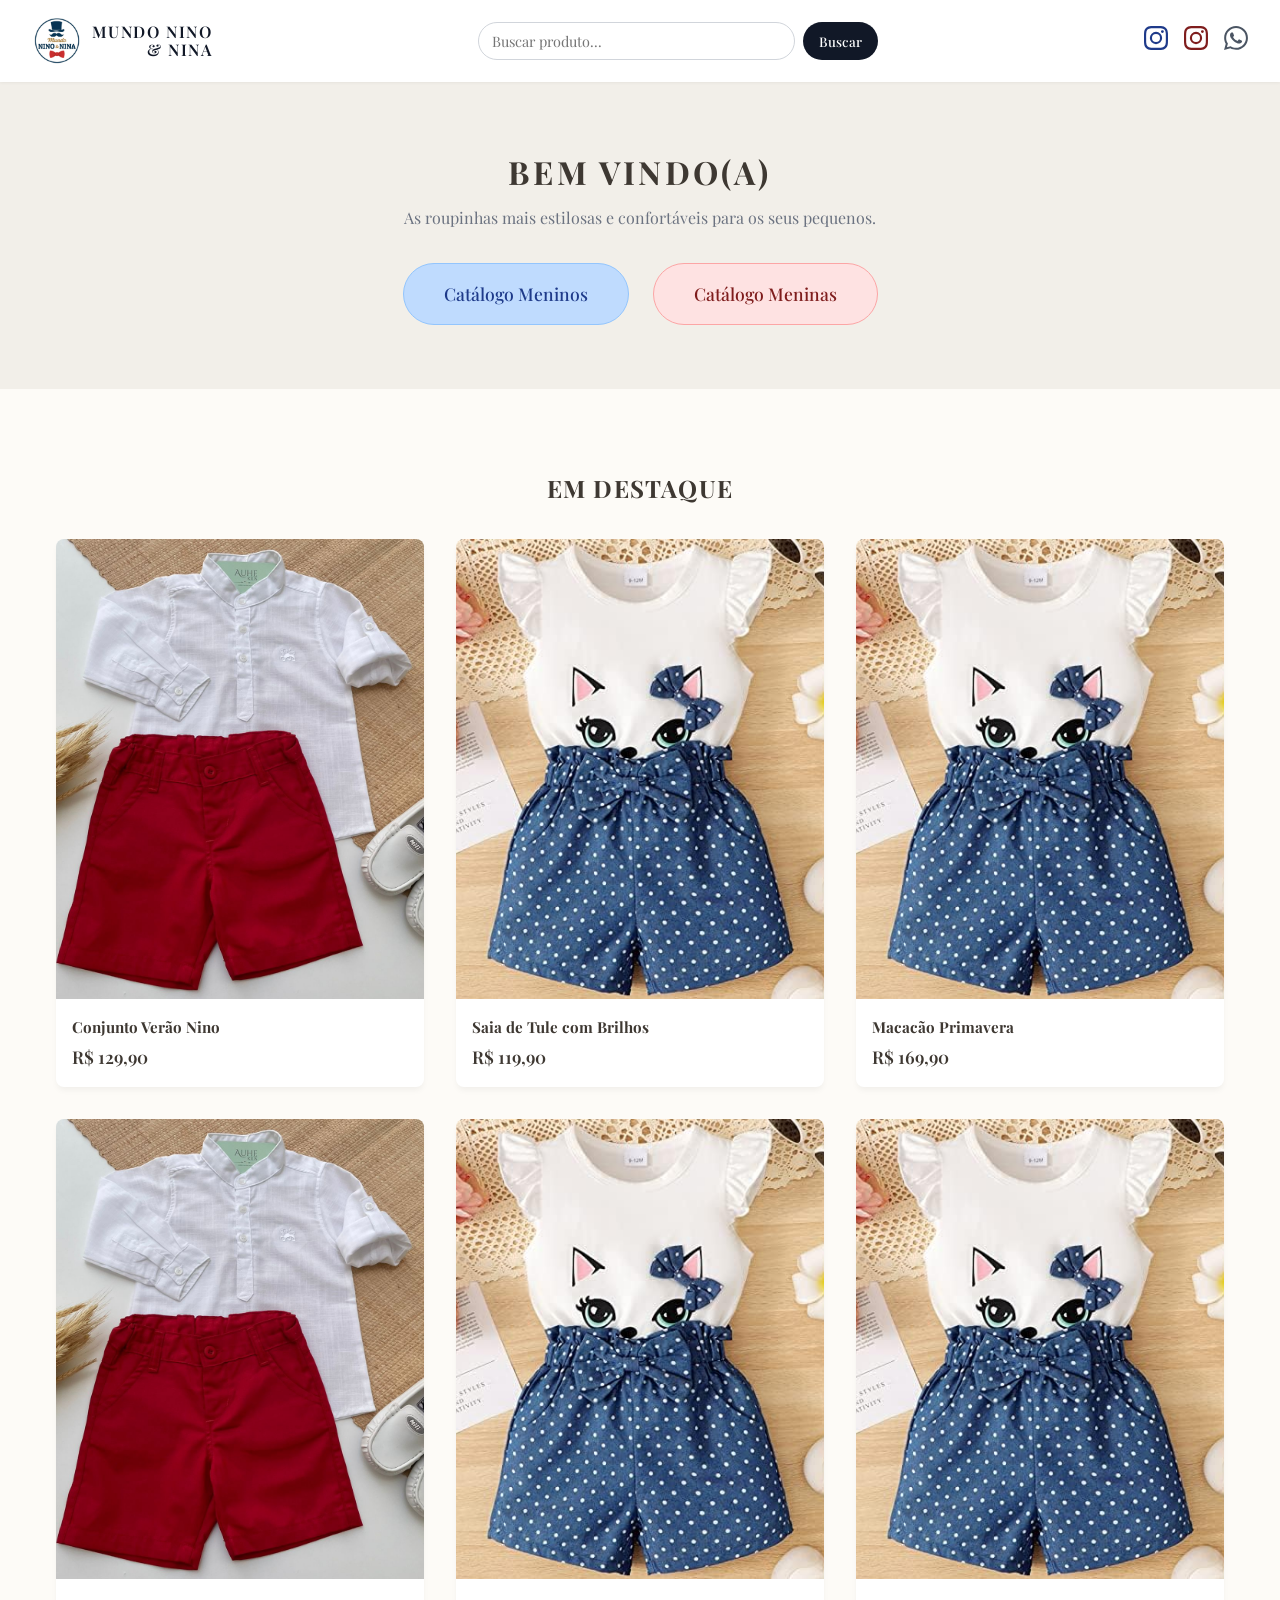
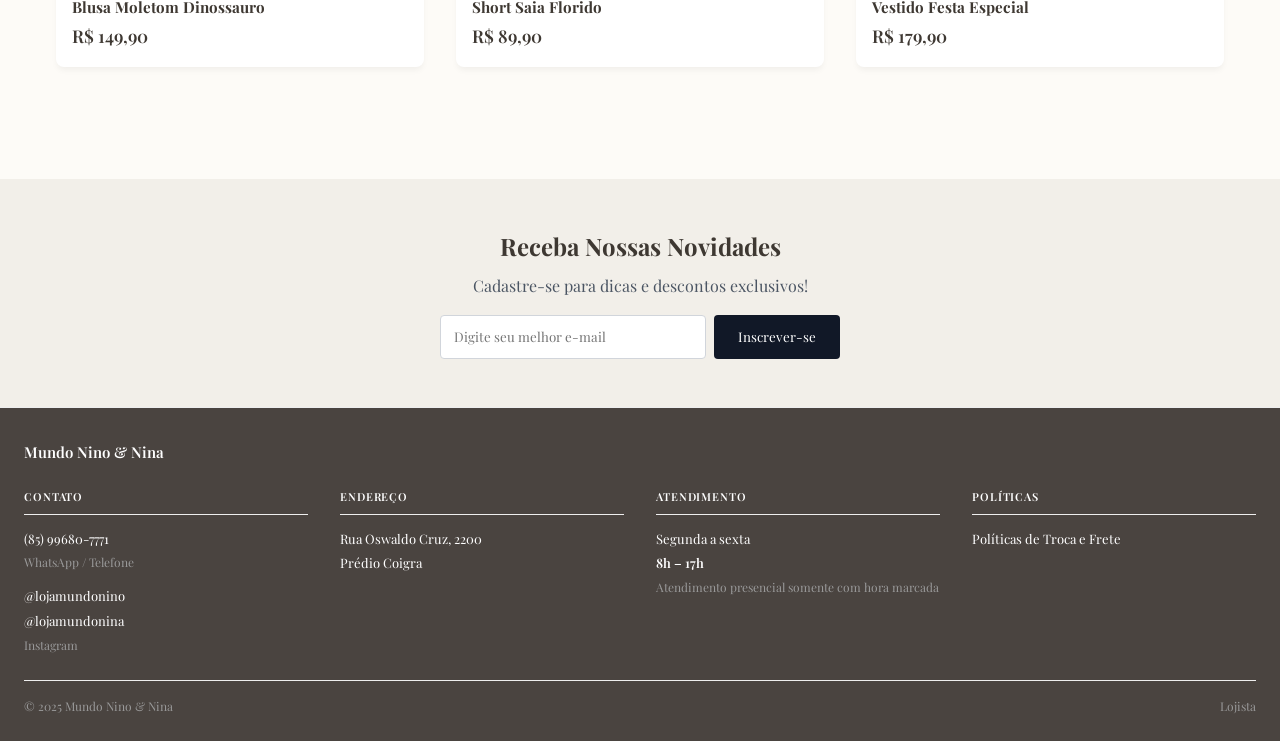
<file: index.html>
<!DOCTYPE html>
<html lang="pt-br">
<head>
    <meta charset="UTF-8">
    <meta name="viewport" content="width=device-width, initial-scale=1.0">
    <title>Mundo Nino & Nina</title>
    <meta name="description" content="Mundo Nino & Nina — roupas infantis estilosas e confortáveis para meninos e meninas de 0 a 10 anos.">
    <link rel="icon" href="data/logo.jpg" type="image/jpeg">
    <link rel="stylesheet" href="css/style.css">
</head>
<body data-page="home">

    <!-- Header (components.js) -->
    <div id="global-header"></div>

    <!-- Banner e Botões -->
    <section class="hero-section">
        <h1 class="hero-title">Bem Vindo(A)</h1>
        <p class="hero-subtitle">As roupinhas mais estilosas e confortáveis para os seus pequenos.</p>
        
        <div class="hero-buttons">
            <!-- Links que mudam as telas -->
            <a href="secoes.html?genero=menino" class="btn-large btn-meninos">Catálogo Meninos</a>
            <a href="secoes.html?genero=menina" class="btn-large btn-meninas">Catálogo Meninas</a>
        </div>
    </section>

    <main class="container">
        <!-- Produtos em Destaque -->
        <section>
            <h2 class="section-title">Em Destaque</h2>
            <!-- Gride renderizado pelo Javascript -->
            <div id="highlights-grid" class="product-grid">
                <!-- adiciona os componentes -->
                <p class="grid-placeholder">Carregando destaques...</p>
            </div>
        </section>

    </main>

    <!-- Aba de Newsletter -->
    <section class="newsletter">
        <div class="container">
            <h3 class="newsletter-title">Receba Nossas Novidades</h3>
            <p class="newsletter-subtitle">Cadastre-se para dicas e descontos exclusivos!</p>
            <form id="nl-form">
                <input type="email" placeholder="Digite seu melhor e-mail" required>
                <button type="submit">Inscrever-se</button>
            </form>
        </div>
    </section>

    <!-- Footer (components.js) -->
    <div id="global-footer"></div>

    <script src="js/components.js"></script>
    <script src="js/app.js"></script>
</body>
</html>
</file>
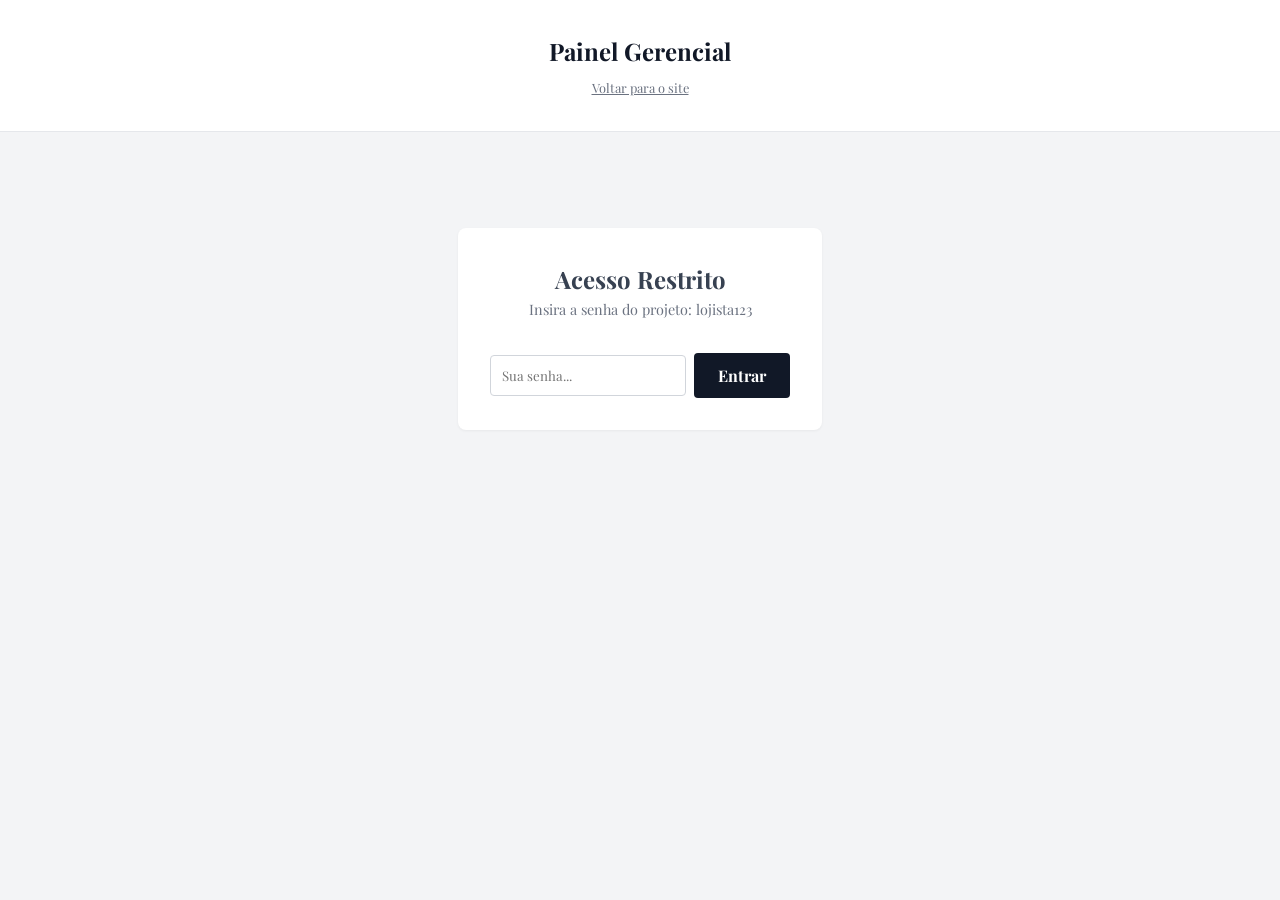
<file: admin.html>
<!DOCTYPE html>
<html lang="pt-br">

<head>
    <meta charset="UTF-8">
    <meta name="viewport" content="width=device-width, initial-scale=1.0">
    <title>Painel do Lojista</title>
    <meta name="description" content="Painel administrativo da Mundo Nino & Nina.">
    <meta name="robots" content="noindex">
    <link rel="icon" href="data/logo.jpg" type="image/jpeg">
    <link rel="stylesheet" href="css/style.css">
    <link rel="stylesheet" href="css/admin.css">
</head>

<body class="admin-body">

    <header class="admin-topbar">
        <h1 class="admin-topbar-logo">Painel Gerencial</h1>
        <a href="index.html" class="admin-back-link">Voltar para o site</a>
    </header>

    <main class="admin-container">
        <!-- tela de login -->
        <div id="login-section" class="admin-card login-card">
            <h2>Acesso Restrito</h2>
            <p class="admin-subtitle">Insira a senha do projeto: lojista123</p>
            <div class="login-action">
                <input type="password" id="pass-input" placeholder="Sua senha..." autocomplete="off"
                    class="admin-input">
                <button id="btn-login" class="admin-btn admin-btn--primary admin-btn--lg">Entrar</button>
            </div>
        </div>

        <!-- painel central -->
        <div id="admin-panel" class="hidden">

            <!-- cadastro de produto -->
            <div class="admin-card">
                <h3 class="admin-card-heading">Cadastrar Novo Produto</h3>
                <form id="form-novo" class="form-group-container">
                    <label class="form-image" title="Upload de imagem (Mocape)">
                        <input type="file" id="novo-imagem-upload" accept="image/*" class="hidden">
                        <span>+ Imagem</span>
                    </label>
                    <div class="form-group">
                        <label>Nome da Peça:</label>
                        <input type="text" id="novo-nome" class="admin-input" required>
                    </div>
                    <div class="form-group-small">
                        <label>Preço (R$):</label>
                        <input type="number" id="novo-preco" step="0.01" class="admin-input no-spin" required>
                    </div>
                    <div class="form-group-medium">
                        <label>Gênero:</label>
                        <select id="novo-genero" class="admin-input">
                            <option value="menino">Menino</option>
                            <option value="menina">Menina</option>
                        </select>
                    </div>
                    <div class="form-group-medium form-group-category">
                        <label>Categoria:</label>
                        <select id="novo-categoria-select" class="admin-input" onchange="toggleNovaCategoria()">
                            <!-- preenchido dinamicamente -->
                        </select>
                        <input type="text" id="novo-categoria-input" class="admin-input new-category-input hidden"
                            placeholder="Nova Categoria">
                    </div>
                    <div class="form-group form-group-full">
                        <label>Descrição:</label>
                        <textarea id="novo-descricao" class="admin-input admin-textarea" rows="2"
                            placeholder="Detalhes da peça..." required></textarea>
                    </div>
                    <button type="submit" class="admin-btn admin-btn--success admin-btn--lg admin-form-submit">+
                        Adicionar</button>
                </form>
            </div>

            <div class="search-container">
                <h3>Roupas Cadastradas</h3>
                <input type="text" id="search-product" class="search-bar" placeholder="Buscar produto..."
                    onkeyup="filtrarProdutos()">
            </div>
            <div id="admin-products-list"></div>

        </div>
    </main>

    <script src="js/admin.js"></script>
</body>

</html>
</file>
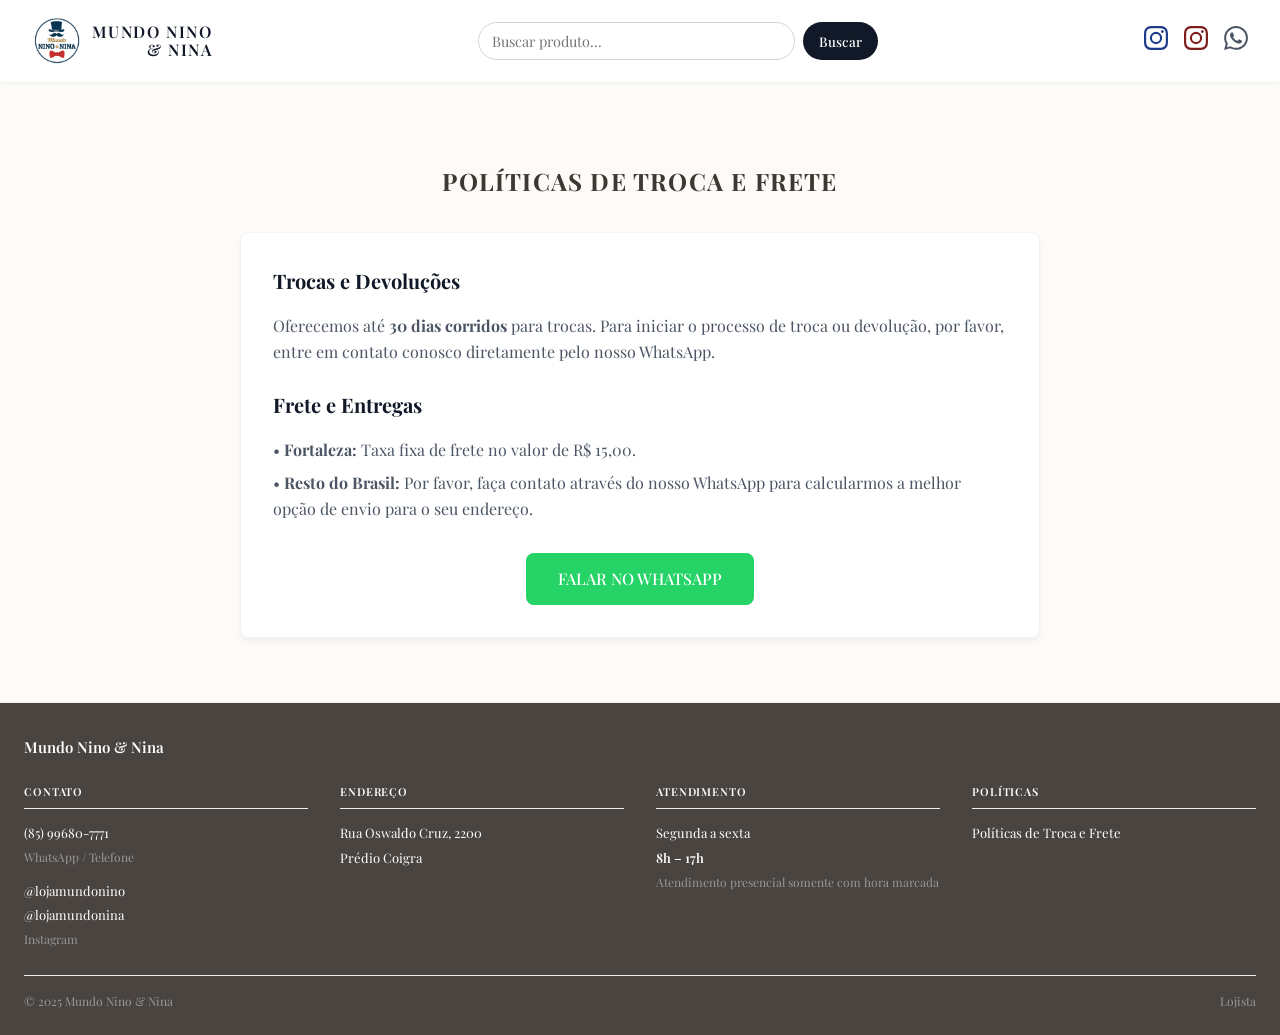
<file: politicas.html>
<!DOCTYPE html>
<html lang="pt-br">
<head>
    <meta charset="UTF-8">
    <meta name="viewport" content="width=device-width, initial-scale=1.0">
    <title>Políticas - Mundo Nino & Nina</title>
    <meta name="description" content="Políticas de troca (até 30 dias) e informações de frete da Mundo Nino & Nina.">
    <link rel="icon" href="data/logo.jpg" type="image/jpeg">
    <link rel="stylesheet" href="css/style.css">
</head>
<body data-page="politicas">

    <div id="global-header"></div>

    <main class="container policies-main">
        <h1 class="section-title">Políticas de Troca e Frete</h1>
        
        <div class="policy-card">
            <h2 class="policy-heading">Trocas e Devoluções</h2>
            <p class="policy-text">
                Oferecemos até <strong>30 dias corridos</strong> para trocas. Para iniciar o processo de troca ou devolução, por favor, entre em contato conosco diretamente pelo nosso WhatsApp.
            </p>

            <h2 class="policy-heading">Frete e Entregas</h2>
            <p class="policy-text-tight">
                &bull; <strong>Fortaleza:</strong> Taxa fixa de frete no valor de R$ 15,00.
            </p>
            <p class="policy-text-tight">
                &bull; <strong>Resto do Brasil:</strong> Por favor, faça contato através do nosso WhatsApp para calcularmos a melhor opção de envio para o seu endereço.
            </p>

            <div class="policy-cta">
                <a href="https://wa.me/5585996807771?text=Ol%C3%A1%21%20Vim%20pelo%20site%20da%20loja%20e%20gostaria%20de%20tirar%20uma%20d%C3%BAvida." target="_blank" class="btn-buy">Falar no WhatsApp</a>
            </div>
        </div>
    </main>

    <div id="global-footer"></div>

    <script src="js/components.js"></script>
    <script src="js/app.js"></script>
</body>
</html>
</file>
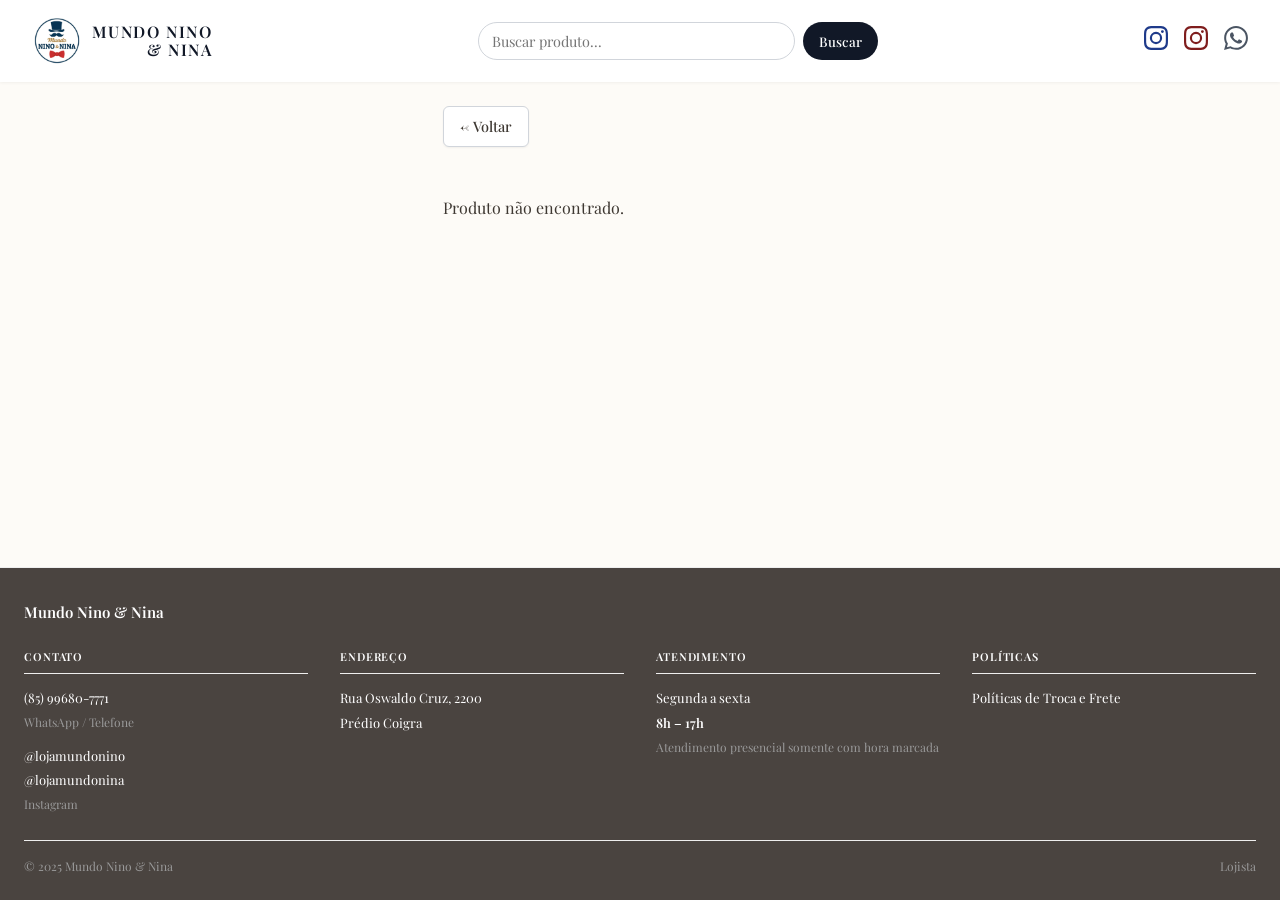
<file: produto.html>
<!DOCTYPE html>
<html lang="pt-br">
<head>
    <meta charset="UTF-8">
    <meta name="viewport" content="width=device-width, initial-scale=1.0">
    <title>Detalhes do Produto</title>
    <meta name="description" content="Detalhes do produto — confira tamanhos disponíveis e peça pelo WhatsApp.">
    <link rel="icon" href="data/logo.jpg" type="image/jpeg">
    <link rel="stylesheet" href="css/style.css">
</head>
<body data-page="produto">

    <div id="global-header"></div>

    <main class="container">
        <a href="#" class="btn-back" onclick="event.preventDefault(); history.back();">&larr; Voltar</a>

        <!-- Renderizado Pelo JS -->
        <div id="single-product-root" class="single-product-container">
            <p>Carregando os detalhes da peça...</p>
        </div>
    </main>

    <div id="global-footer"></div>

    <script src="js/components.js"></script>
    <script src="js/app.js"></script>
</body>
</html>
</file>
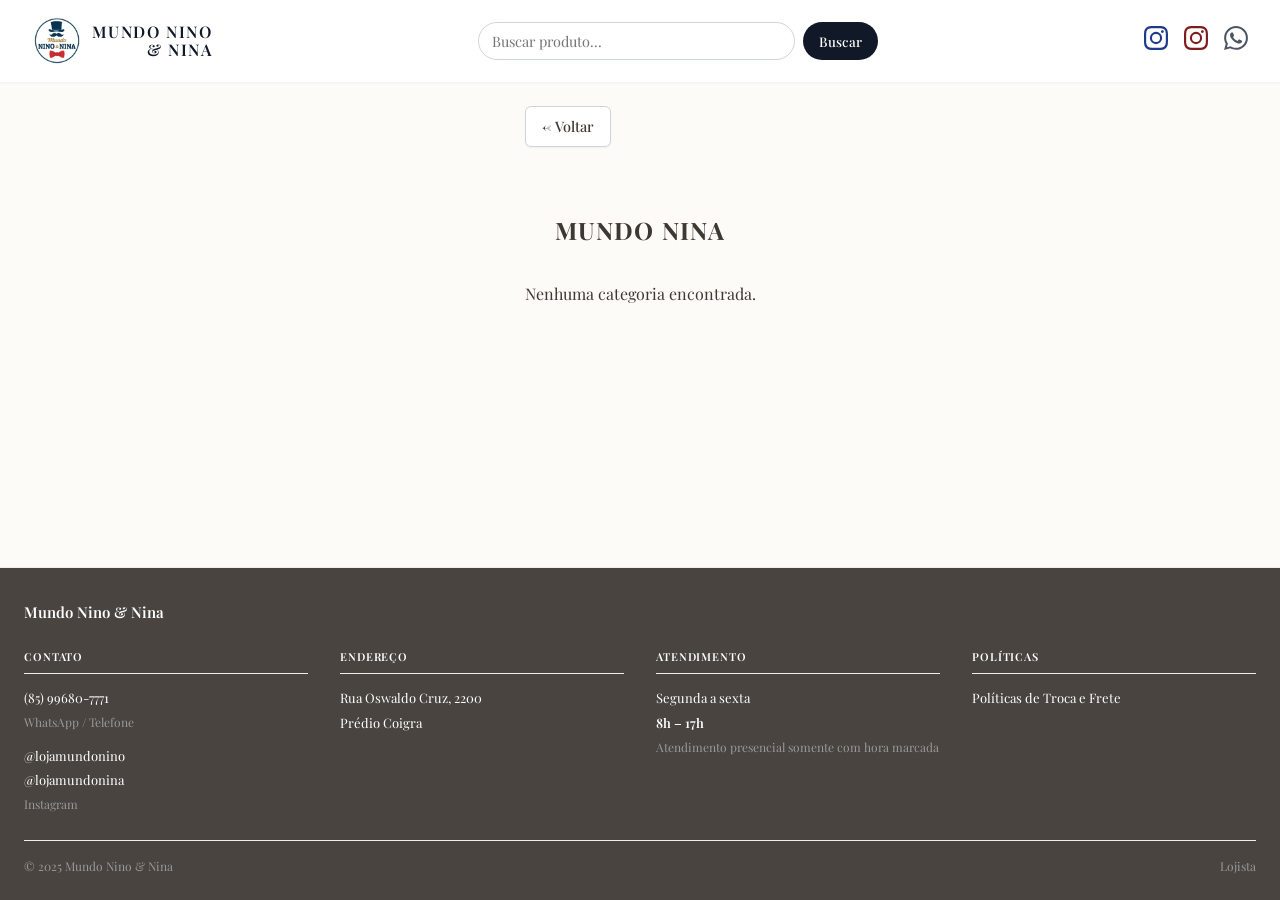
<file: secoes.html>
<!DOCTYPE html>
<html lang="pt-br">
<head>
    <meta charset="UTF-8">
    <meta name="viewport" content="width=device-width, initial-scale=1.0">
    <title>Seções - Mundo Nino & Nina</title>
    <meta name="description" content="Explore as categorias de roupas infantis — Mundo Nino para meninos e Mundo Nina para meninas.">
    <link rel="icon" href="data/logo.jpg" type="image/jpeg">
    <link rel="stylesheet" href="css/style.css">
</head>
<body data-page="secoes">

    <div id="global-header"></div>

    <main class="container">
        <a href="index.html" class="btn-back">&larr; Voltar</a>

        <!-- O JS alterará esse título para Mundo Nino ou Mundo Nina -->
        <h1 id="secao-title" class="section-title">Carregando...</h1>
        
        <div id="categories-grid" class="product-grid">
             <!-- categorias entram aqui -->
        </div>
    </main>

    <div id="global-footer"></div>

    <script src="js/components.js"></script>
    <script src="js/app.js"></script>
</body>
</html>
</file>
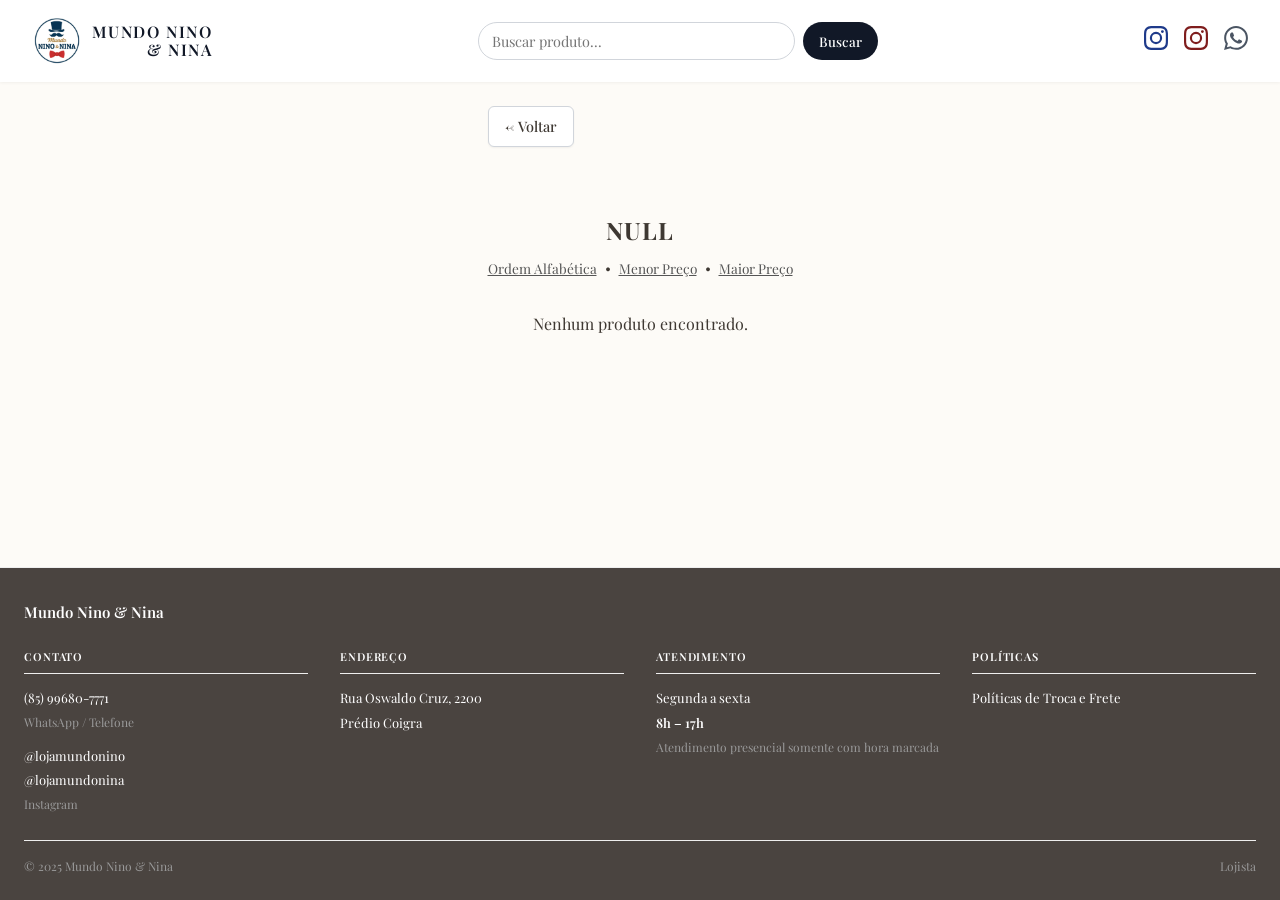
<file: vitrine.html>
<!DOCTYPE html>
<html lang="pt-br">
<head>
    <meta charset="UTF-8">
    <meta name="viewport" content="width=device-width, initial-scale=1.0">
    <title>Catálogo - Mundo Nino & Nina</title>
    <meta name="description" content="Catálogo de roupas infantis com filtro por categoria e ordenação por preço.">
    <link rel="icon" href="data/logo.jpg" type="image/jpeg">
    <link rel="stylesheet" href="css/style.css">
</head>
<body data-page="vitrine">

    <div id="global-header"></div>

    <main class="container">
        
        <a href="#" class="btn-back" onclick="event.preventDefault(); history.back();">&larr; Voltar</a>

        <div class="vitrine-header">
            <h1 id="vitrine-title" class="section-title">Vitrine</h1>
            <div class="sort-links">
                <button class="sort-link" data-sort="alfa">Ordem Alfabética</button> • 
                <button class="sort-link" data-sort="cresc">Menor Preço</button> • 
                <button class="sort-link" data-sort="decresc">Maior Preço</button>
            </div>
        </div>
        <div id="products-grid" class="product-grid">
            <p class="grid-placeholder">Carregando produtos...</p>
        </div>
    </main>

    <div id="global-footer"></div>

    <script src="js/components.js"></script>
    <script src="js/app.js"></script>
</body>
</html>
</file>
<file: css/style.css>
@import url('https://fonts.googleapis.com/css2?family=Playfair+Display:ital,wght@0,400..900;1,400..900&display=swap');



/* ESTILOS GLOBAIS E RESET */
* {
  margin: 0;
  padding: 0;
  box-sizing: border-box;
  font-family: 'Playfair Display', -apple-system, sans-serif;
}

:root {
  --primary-color: #3e3832; 
  --secondary-color: #827b74;
  --bg-color: #fdfbf7; 
  --card-bg: #ffffff;
  --whatsapp-color: #25d366;
  --accent-beige: #f2efe9;
  --shadow: 0 4px 6px -1px rgba(0, 0, 0, 0.05);

  /* Escala de neutros */
  --dark: #111827;
  --dark-hover: #374151;
  --text-muted: #6b7280;
  --text-secondary: #4b5563;
  --border-color: #d1d5db;
  --bg-light: #f3f4f6;
  --focus-color: #3b82f6;

  /* Paleta Nino (Meninos) */
  --nino-bg: #bfdbfe;
  --nino-text: #1e3a8a;
  --nino-border: #93c5fd;

  /* Paleta Nina (Meninas) */
  --nina-bg: #fee2e2;
  --nina-text: #7f1d1d;
  --nina-border: #fca5a5;

}

body {
  background-color: var(--bg-color);
  color: var(--primary-color);
  line-height: 1.6;
  min-height: 100vh;
  display: flex;
  flex-direction: column;
}

/* TOPBAR/HEADER */
.topbar {
  background-color: var(--card-bg);
  padding: 1rem 2rem;
  box-shadow: 0 1px 3px rgba(0,0,0,0.05);
  display: flex;
  justify-content: space-between;
  align-items: center;
  position: sticky;
  top: 0;
  z-index: 100;
  flex-wrap: wrap;
  gap: 1rem;
}

.topbar-logo {
  font-size: 1rem;
  font-weight: 600;
  color: var(--dark);
  text-decoration: none;
  text-transform: uppercase;
  letter-spacing: 0.1em;
  display: flex;
  align-items: center;
  gap: 0.6rem;
  order: 1;
}

.topbar-logo-img {
  width: 50px;
  height: 50px;
  border-radius: 50%;
  object-fit: cover;
}

.topbar-logo-text {
  display: flex;
  flex-direction: column;
  line-height: 1.1;
}

.topbar-logo-text span:first-child {
  text-align: left;
}

.topbar-logo-text span:last-child {
  text-align: right;
}

.topbar-icons {
  display: flex;
  gap: 1rem;
  align-items: center;
  order: 2;
}

.topbar-search {
  display: flex;
  flex: 1 1 100%;
  order: 3;
}

@media (min-width: 768px) {
  .topbar {
    flex-wrap: nowrap;
  }
  .topbar-search {
    flex: 1;
    max-width: 400px;
    margin: 0 2rem;
    order: 2; /* No desktop a busca vai pro meio */
  }
  .topbar-icons {
    order: 3; /* No desktop os ícones vão pro final */
  }
}

.topbar-search form {
  display: flex;
  width: 100%;
  gap: 0.5rem;
}

.topbar-search input {
  flex: 1;
  padding: 0.5rem 0.8rem;
  border: 1px solid var(--border-color);
  border-radius: 999px;
  font-size: 0.9rem;
}

.topbar-search input:focus {
  border-color: var(--nino-border);
}

.topbar-search button {
  padding: 0.5rem 1rem;
  border: none;
  background-color: var(--dark);
  color: #fff;
  border-radius: 999px;
  cursor: pointer;
  font-weight: 500;
  transition: background-color 0.2s;
}

.topbar-search button:hover {
  background-color: var(--dark-hover);
}

.icon {
  width: 24px;
  height: 24px;
  cursor: pointer;
  fill: var(--text-secondary);
  transition: fill 0.2s;
}

.icon:hover {
  fill: var(--dark);
}

.icon-nino {
  fill: var(--nino-text); 
}
.icon-nino:hover {
  fill: var(--nino-border);
}

.icon-nina {
  fill: var(--nina-text); 
}
.icon-nina:hover {
  fill: var(--nina-border); 
}

/* HOME */
.hero-section {
  text-align: center;
  padding: 4rem 1rem;
  background-color: var(--accent-beige);
  margin-bottom: 2rem;
}

.hero-title {
  font-size: 2rem;
  margin-bottom: 0.5rem;
  letter-spacing: 0.1em;
  text-transform: uppercase;
}

.hero-subtitle {
  color: var(--text-muted);
  margin-bottom: 2rem;
}

.hero-logo {
  max-width: 150px;
  margin-bottom: 1rem;
}

.hero-buttons {
  display: flex;
  justify-content: center;
  gap: 1.5rem;
  margin-top: 2rem;
  flex-wrap: wrap;
}

.btn-large {
  display: inline-block;
  padding: 1rem 2.5rem;
  background-color: var(--dark);
  color: white;
  text-decoration: none;
  border-radius: 999px;
  font-size: 1.1rem;
  font-weight: 500;
  transition: background-color 0.2s, transform 0.2s;
}

.btn-large:hover {
  transform: translateY(-2px);
}

.btn-meninos {
  background-color: var(--nino-bg);
  color: var(--nino-text);
  border: 1px solid var(--nino-border);
}
.btn-meninos:hover {
  background-color: var(--nino-border);
}

.btn-meninas {
  background-color: var(--nina-bg);
  color: var(--nina-text);
  border: 1px solid var(--nina-border);
}
.btn-meninas:hover {
  background-color: var(--nina-border);
}

.section-title {
  text-align: center;
  margin: 3rem 0 2rem;
  font-size: 1.5rem;
  text-transform: uppercase;
  letter-spacing: 0.05em;
}

/* GRIDS (Categorias e Produtos) */
.container {
  max-width: 1200px;
  margin: 0 auto;
  padding: 0 1rem;
  flex: 1; /* Preenche resto da tela */
}

.product-grid {
  display: grid;
  grid-template-columns: repeat(2, 1fr);
  gap: 1rem;
  margin-bottom: 3rem;
}

@media (min-width: 768px) {
  .product-grid {
    grid-template-columns: repeat(3, 1fr);
    gap: 2rem;
  }
}

.grid-placeholder {
  text-align: center;
  grid-column: 1 / -1;
}

/* VITRINE  */
.vitrine-header {
  display: flex;
  flex-direction: column;
  align-items: center;
  margin-bottom: 2rem;
  gap: 0.5rem;
}

.vitrine-header .section-title {
  margin-bottom: 0;
}

.sort-links {
  display: flex;
  gap: 0.5rem;
  font-size: 0.85rem;
  justify-content: center;
  flex-wrap: wrap;
}

.sort-link {
  text-decoration: underline;
  color: #555;
  background: none;
  border: none;
  cursor: pointer;
  font-size: inherit;
  font-family: inherit;
  padding: 0;
}

.sort-link:hover {
  color: var(--dark);
}

.category-card {
  background: white;
  border-radius: 8px;
  text-align: center;
  padding: 2rem 1rem;
  text-decoration: none;
  color: var(--dark);
  box-shadow: var(--shadow);
  border: 1px solid var(--bg-light);
  transition: border-color 0.2s, background-color 0.2s;
  font-weight: 500;
  font-size: 1.1rem;
}
.category-card:hover {
  border-color: var(--border-color);
  background-color: #f9fafb;
}

/* PRODUTO */
.product-card {
  background-color: var(--card-bg);
  border-radius: 8px;
  overflow: hidden;
  box-shadow: var(--shadow);
  text-decoration: none;
  color: inherit;
  display: flex;
  flex-direction: column;
}
.product-card:hover {
  opacity: 0.95;
}

.product-image {
  width: 100%;
  aspect-ratio: 4/5;
  object-fit: cover;
  background-color: var(--bg-light);
}

.product-info {
  padding: 1rem;
  flex-grow: 1;
  display: flex;
  flex-direction: column;
}

.product-title {
  font-size: 0.95rem;
  margin-bottom: 0.2rem;
}
.product-price {
  font-weight: 600;
  font-size: 1.1rem;
  margin-top: auto;
}

/* PRODUTO VIEW  */
.single-product-container {
  display: grid;
  grid-template-columns: 1fr;
  gap: 2rem;
  margin: 2rem auto 4rem;
  max-width: 900px;
}

@media (min-width: 768px) {
  .single-product-container {
    grid-template-columns: 1fr 1fr;
  }
}

.single-product-img {
  width: 100%;
  border-radius: 8px;
  object-fit: cover;
}

.single-desc {
  color: var(--text-muted);
  margin: 1rem 0;
  font-size: 0.95rem;
}

/*  NEWSLETTER */
.newsletter {
  background-color: var(--accent-beige);
  padding: 3rem 1rem;
  text-align: center;
  margin-top: 4rem;
}

.newsletter-title {
  font-size: 1.5rem;
  margin-bottom: 0.5rem;
}

.newsletter-subtitle {
  color: var(--text-secondary);
}
.newsletter form {
  display: flex;
  flex-direction: column;
  gap: 0.5rem;
  max-width: 400px;
  margin: 1rem auto 0;
}
@media (min-width: 640px) {
  .newsletter form {
    flex-direction: row;
  }
}
.newsletter input {
  flex: 1;
  padding: 0.8rem;
  border: 1px solid var(--border-color);
  border-radius: 4px;
}
.newsletter button {
  padding: 0.8rem 1.5rem;
  background-color: var(--dark);
  color: white;
  border: none;
  border-radius: 4px;
  cursor: pointer;
}

/* FOOTER */
.footer-wrap {
  background: #4a4440;
  border-top: 1px solid #eee;
  padding: 2rem 1.5rem 1.5rem;
  font-size: 14px;
}

.brand {
  font-size: 15px;
  font-weight: 600;
  margin-bottom: 1.5rem;
  color: #fff;
}

.footer-grid {
  display: grid;
  grid-template-columns: repeat(auto-fit, minmax(180px, 1fr));
  gap: 2rem;
  margin-bottom: 1.5rem;
}

.footer-col h4 {
  font-size: 11px;
  font-weight: 600;
  letter-spacing: 0.08em;
  text-transform: uppercase;
  color: #fff;
  margin: 0 0 12px;
  padding-bottom: 8px;
  border-bottom: 1px solid #eee;
}

.footer-col a,
.footer-col span {
  font-size: 13px;
  line-height: 1.9;
  display: block;
  text-decoration: none;
  color: #fff;
}

.footer-col a:hover {
  color: #0066cc;
  text-decoration: underline;
}

.footer-col .muted {
  color: #999;
  font-size: 12px;
}

.footer-col .horario {
  font-weight: 600;
}

.footer-col .instagram {
  margin-top: 10px;
}

.footer-bottom {
  border-top: 1px solid #eee;
  padding-top: 1rem;
  display: flex;
  justify-content: space-between;
  flex-wrap: wrap;
  gap: 8px;
  font-size: 12px;
  color: #999;
}

.footer-bottom a {
  color: #999;
  text-decoration: none;
}

.footer-bottom a:hover {
  color: #0066cc;
}

.footer-bottom-links {
  display: flex;
  gap: 16px;
}

/* PÁGINA POLÍTICAS */
.policies-main {
  padding-top: 2rem;
  padding-bottom: 4rem;
}

.policy-card {
  background: white;
  border-radius: 8px;
  box-shadow: var(--shadow);
  padding: 2rem;
  max-width: 800px;
  margin: 0 auto;
  border: 1px solid var(--bg-light);
}

.policy-heading {
  font-size: 1.25rem;
  margin-bottom: 1rem;
  color: var(--dark);
}

.policy-text {
  color: var(--text-secondary);
  margin-bottom: 1.5rem;
}

.policy-text-tight {
  color: var(--text-secondary);
  margin-bottom: 0.5rem;
}

.policy-cta {
  margin-top: 2rem;
  text-align: center;
}

.policy-cta .btn-buy {
  display: inline-block;
  width: auto;
  padding: 0.8rem 2rem;
  text-decoration: none;
}

/* SINGLE PRODUCT (Tamanhos e botões) */
.size-grid {
  display: flex;
  gap: 0.5rem;
  margin-bottom: 1.5rem;
  flex-wrap: wrap;
}
.size-btn {
  width: 40px; 
  height: 40px;
  border: 1px solid var(--border-color);
  background: transparent;
  border-radius: 50%;
  cursor: pointer;
}
.size-btn.selected {
  background-color: var(--dark); color: #fff;
}
.size-btn:disabled {
  opacity: 0.3; cursor: not-allowed; text-decoration: line-through;
}
.btn-buy {
  width: 100%;
  padding: 1rem;
  background-color: var(--whatsapp-color);
  color: white;
  border: none;
  border-radius: 8px;
  font-weight: 500;
  cursor: pointer;
  text-transform: uppercase;
}
.btn-buy:disabled {
  background: #ccc; cursor: not-allowed;
}

.btn-back {
  display: inline-flex;
  align-items: center;
  margin-top: 1.5rem;
  margin-bottom: 1rem;
  padding: 0.5rem 1rem;
  background-color: #ffffff;
  color: var(--primary-color);
  border: 1px solid var(--border-color);
  border-radius: 6px;
  font-size: 0.9rem;
  font-weight: 500;
  text-decoration: none;
  box-shadow: 0 1px 2px rgba(0,0,0,0.05);
  transition: all 0.2s;
  align-self: flex-start;
}

.btn-back:hover {
  background-color: var(--bg-light);
  border-color: #a0aec0;
}

/* ACESSIBILIDADE */
*:focus-visible {
  outline: 2px solid var(--focus-color);
  outline-offset: 2px;
}

/* UTILIDADES */
.hidden {
  display: none !important;
}

.single-product-price {
  margin: 1rem 0;
  font-size: 1.5rem;
}

.size-label {
  margin-bottom: 0.5rem;
  font-weight: 500;
}
</file>
<file: css/admin.css>
.admin-body {
    background-color: var(--bg-light);
    color: var(--dark-hover);
    margin: 0;
}

.admin-topbar {
    display: flex;
    justify-content: center;
    flex-direction: column;
    align-items: center;
    padding: 2rem;
    background-color: #ffffff;
    border-bottom: 1px solid #e5e7eb;
}

.admin-topbar-logo {
    font-size: 1.5rem;
    font-weight: bold;
    margin: 0 0 0.5rem 0;
    color: var(--dark);
}

.admin-back-link {
    font-size: 0.8rem;
    text-decoration: underline;
    color: var(--text-muted);
}

.admin-container {
    max-width: 800px;
    margin: 2rem auto;
    padding: 0 1rem;
}

.admin-card {
    background: #fff;
    padding: 2rem;
    border-radius: 8px;
    box-shadow: 0 1px 3px rgba(0, 0, 0, 0.05);
    margin-bottom: 2rem;
}

.login-card {
    text-align: center;
    max-width: 400px;
    margin: 4rem auto;
}

.login-card h2 {
    margin-top: 0;
}

.admin-subtitle {
    font-size: 0.9rem;
    color: var(--text-muted);
    margin-bottom: 2rem;
}

.login-action {
    display: flex;
    align-items: center;
    gap: 0.5rem;
}

.admin-input {
    padding: 0.7rem;
    border: 1px solid var(--border-color);
    border-radius: 4px;
    font-family: inherit;
    width: 100%;
}

.admin-btn {
    border: none;
    border-radius: 4px;
    cursor: pointer;
    font-family: inherit;
    font-weight: bold;
    white-space: nowrap;
    display: inline-flex;
    align-items: center;
    justify-content: center;
    transition: background-color 0.2s, opacity 0.2s;
}

/* Tamanho (botões) */
.admin-btn--lg {
    padding: 0.75rem 1.5rem;
    font-size: 1rem;
}

.admin-btn--md {
    padding: 0.5rem 1rem;
    font-size: 0.9rem;
}

.admin-btn--sm {
    padding: 0.3rem 0.5rem;
    font-size: 0.8rem;
    border-radius: 3px;
}

.admin-btn--xs {
    padding: 2px 8px;
    font-size: 0.8rem;
    border-radius: 2px;
}

/* Button Colors */
.admin-btn--primary {
    background: var(--dark);
    color: #fff;
}
.admin-btn--primary:hover {
    background: var(--dark-hover);
}

.admin-btn--success {
    background: var(--whatsapp-color);
    color: #fff;
}
.admin-btn--success:hover {
    background: #20b858;
}

.admin-btn--danger {
    background: #b71212;
    color: #fff;
}
.admin-btn--danger:hover {
    background: #dc2626;
}

.admin-btn--muted {
    background: #e5e7eb;
    color: var(--dark);
    font-weight: normal;
}
.admin-btn--muted:hover {
    background: #d1d5db;
}



.admin-notice {
    background: #fef3c7;
    color: #92400e;
    padding: 1rem;
    border-radius: 8px;
    margin-bottom: 1rem;
    font-size: 0.9rem;
}

.form-group-container {
    display: flex;
    gap: 1rem;
    flex-wrap: wrap;
    align-items: end;
}

.form-group {
    flex: 1;
    min-width: 150px;
}

.form-group-small {
    width: 100px;
}

.form-group-medium {
    width: 120px;
}

.form-group label,
.form-group-small label,
.form-group-medium label {
    font-size: 0.8rem;
    margin-bottom: 0.3rem;
    display: block;
}

/* productos injetados */
.admin-product-card {
    background: #fff;
    padding: 1.5rem;
    margin-bottom: 1rem;
    border-radius: 8px;
    box-shadow: 0 1px 3px rgba(0, 0, 0, 0.05);
}

.product-header {
    display: flex;
    justify-content: space-between;
    align-items: center;
    border-bottom: 1px solid #eee;
    padding-bottom: 1rem;
    margin-bottom: 1rem;
}

.product-header--top {
    align-items: flex-start;
}

.product-header-info {
    flex: 1;
    padding-right: 1rem;
}

.product-header-actions {
    display: flex;
    gap: 0.5rem;
    margin-top: 0.2rem;
    align-items: flex-start;
}

.admin-product-title {
    margin: 0;
    font-size: 1.2rem;
}

.product-ref {
    font-size: 0.8rem;
    color: #888;
}

.product-meta {
    font-size: 0.9rem;
    color: var(--text-secondary);
    display: block;
    margin-top: 0.3rem;
}

.size-pill {
    display: inline-flex;
    align-items: center;
    background: #f9fafb;
    padding: 0.5rem;
    margin-right: 1rem;
    border-radius: 4px;
    font-size: 0.9rem;
    margin-bottom: 0.5rem;
}

.size-pill strong {
    margin-right: 0.5rem;
}

.size-pill > .admin-btn--danger {
    margin-left: 0.5rem;
}

/* Removed duplicate btn-sm */

.size-qty {
    margin: 0 0.5rem;
    min-width: 20px;
    text-align: center;
}

.size-qty-inline {
    width: 30px;
    border: none;
    padding: 0;
    background: transparent;
    font-family: inherit;
    font-size: inherit;
    text-align: center;
}

.add-size-container {
    margin-top: 1rem;
    font-size: 0.8rem;
    display: flex;
    gap: 0.5rem;
    align-items: center;
}

.add-size-container--bottom {
    margin-bottom: 1rem;
}

.input-sm {
    width: 60px;
    padding: 0.3rem;
    border: 1px solid var(--border-color);
    border-radius: 3px;
}


.input-price {
    width: 70px;
    padding: 0.1rem;
    border: 1px solid #ccc;
    background: transparent;
    font-family: inherit;
    font-size: inherit;
}

.admin-desc-inline {
    margin-top: 0.75rem;
    width: 100%;
    border: 1px dashed #ccc;
    padding: 0.5rem;
    font-size: 0.85rem;
    resize: vertical;
    background: transparent;
}

.mobile-actions {
    margin-top: 1.5rem;
    padding-top: 1rem;
    border-top: 1px solid #eee;
    gap: 0.5rem;
}

.mobile-btn {
    flex: 1;
}

/* Remove setas padrões de ajuste */
.no-spin::-webkit-inner-spin-button,
.no-spin::-webkit-outer-spin-button {
    -webkit-appearance: none;
    margin: 0;
}

/*remove no firefox*/
.no-spin {
    -moz-appearance: textfield;
}

.search-bar {
    width: 100%;
    margin-bottom: 1.5rem;
    padding: 0.75rem 1rem;
    font-size: 1rem;
    border: 1px solid var(--border-color);
    border-radius: 6px;
    box-sizing: border-box;
    font-family: inherit;
}

.product-card-body {
    display: flex;
    gap: 1.5rem;
}

.product-image-section {
    width: 120px;
    flex-shrink: 0;
    display: flex;
    flex-direction: column;
    gap: 0.5rem;
    align-items: stretch;
}

.admin-product-image {
    width: 100%;
    aspect-ratio: 1;
    object-fit: cover;
    border-radius: 4px;
    background: #f1f5f9;
    border: 1px solid #eee;
}

.product-details-section {
    flex-grow: 1;
    min-width: 200px;
}

.form-image {
    width: 100px;
    height: 100px;
    border: 2px dashed #cbd5e1;
    border-radius: 6px;
    display: flex;
    align-items: center;
    justify-content: center;
    color: #64748b;
    font-size: 0.8rem;
    text-align: center;
    background: #f8fafc;
    cursor: pointer;
    flex-shrink: 0;
}

.form-image:hover {
    background: #f1f5f9;
    border-color: #94a3b8;
}

.new-category-input {
    margin-top: 0.5rem;
}

.search-container {
    display: flex;
    justify-content: space-between;
    align-items: center;
    margin-bottom: 1.5rem;
}

.search-container h3 {
    margin: 0;
}

.search-container input {
    width: 250px;
    margin-bottom: 0;
}

.show-on-mobile {
    display: none;
}

.admin-card-heading {
    margin-top: 0;
    margin-bottom: 1.5rem;
}

.form-group-category {
    min-width: 140px;
}

.form-group-full {
    flex: 1 1 100%;
}

textarea.admin-input {
    resize: vertical;
}

.admin-form-submit {
    margin-bottom: 0.5rem;
}

/* adapta pro mobile*/
@media (max-width: 640px) {
    .product-header {
        flex-direction: column;
        align-items: center;
        gap: 1rem;
    }

    .product-card-body {
        flex-direction: column;
    }

    .product-image-section {
        width: 100%;
        max-width: 200px;
        margin: 0 auto;
    }

    .search-container {
        flex-direction: column;
        align-items: stretch;
        gap: 0.75rem;
    }

    .search-container input {
        width: 100%;
    }

    .btn-sm {
        padding: 0.4rem 0.8rem;
    }

    .size-qty {
        min-width: 30px;
        font-size: 1.1rem;
    }

    .hide-on-mobile {
        display: none !important;
    }

    .show-on-mobile {
        display: flex !important;
        width: 100%;
        margin-top: 1rem;
    }

    .price-wrapper {
        display: block;
        margin-top: 0.25rem;
    }
}
</file>
